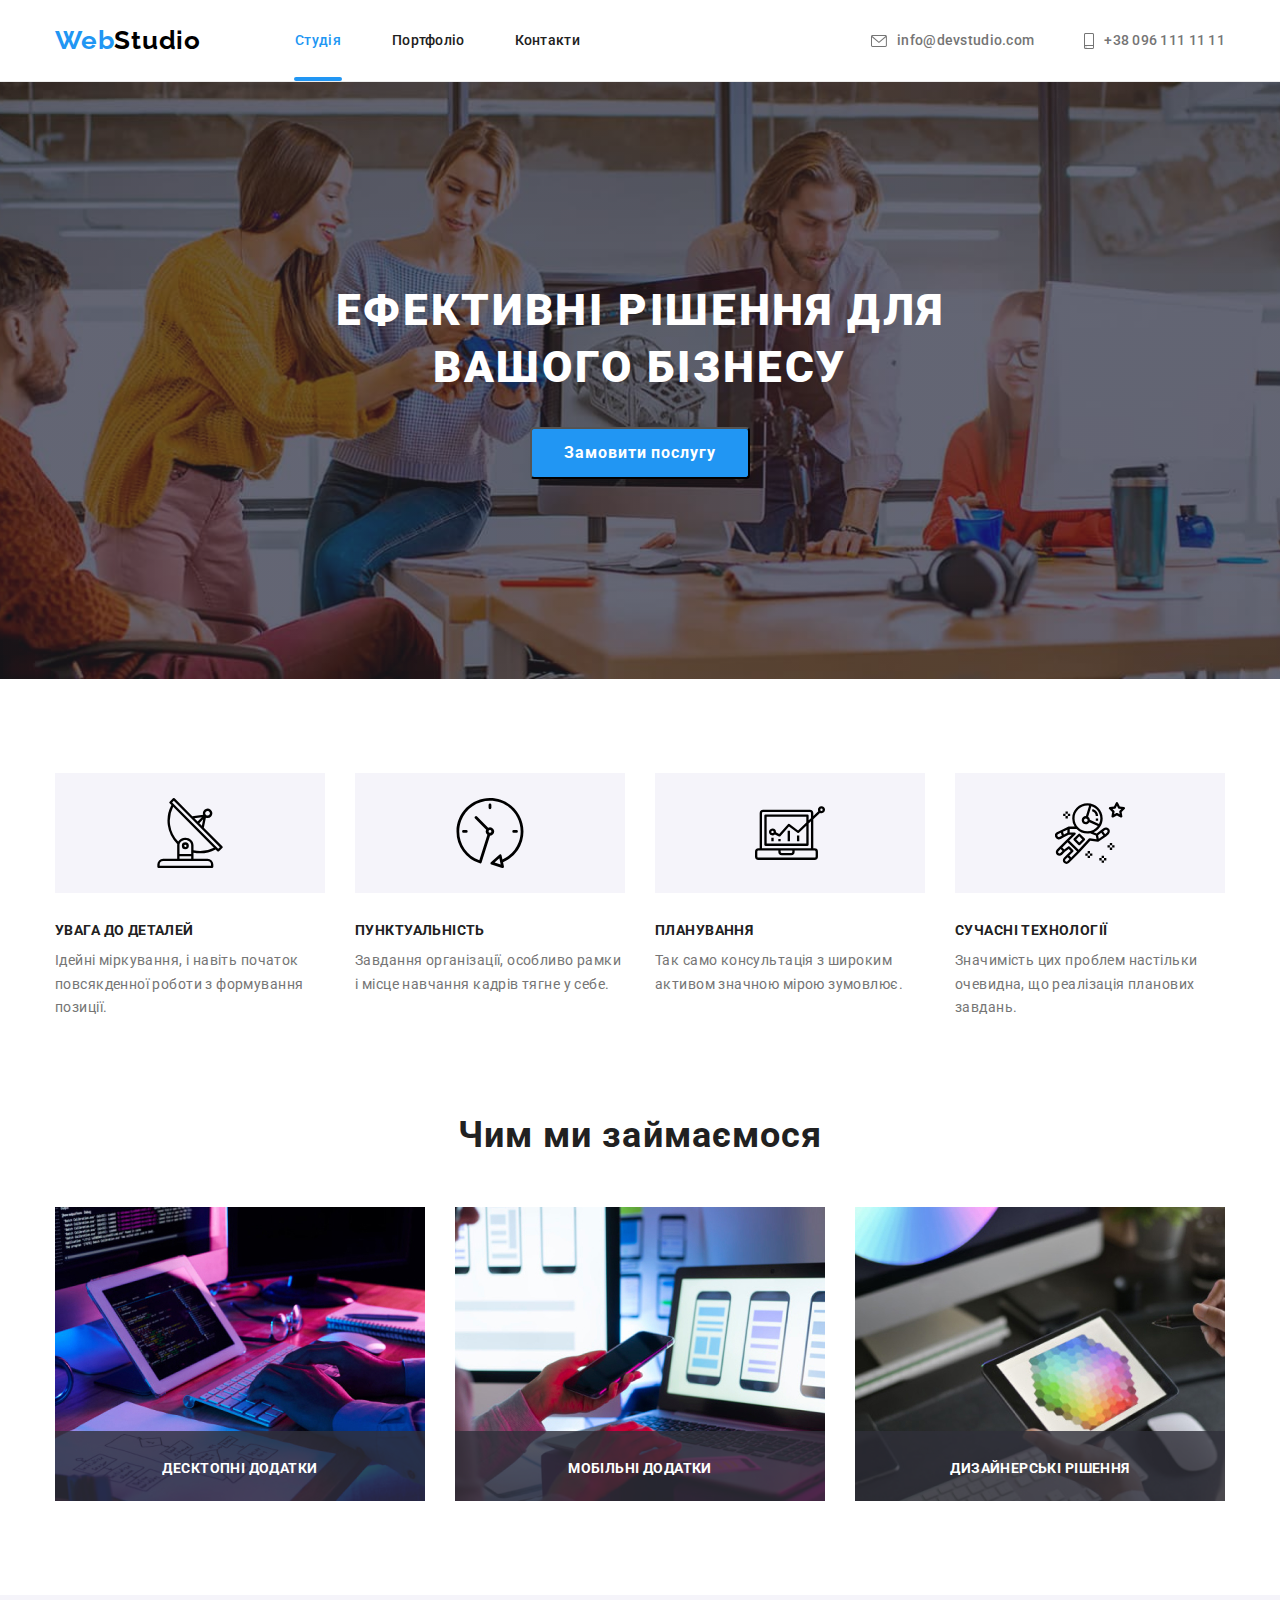
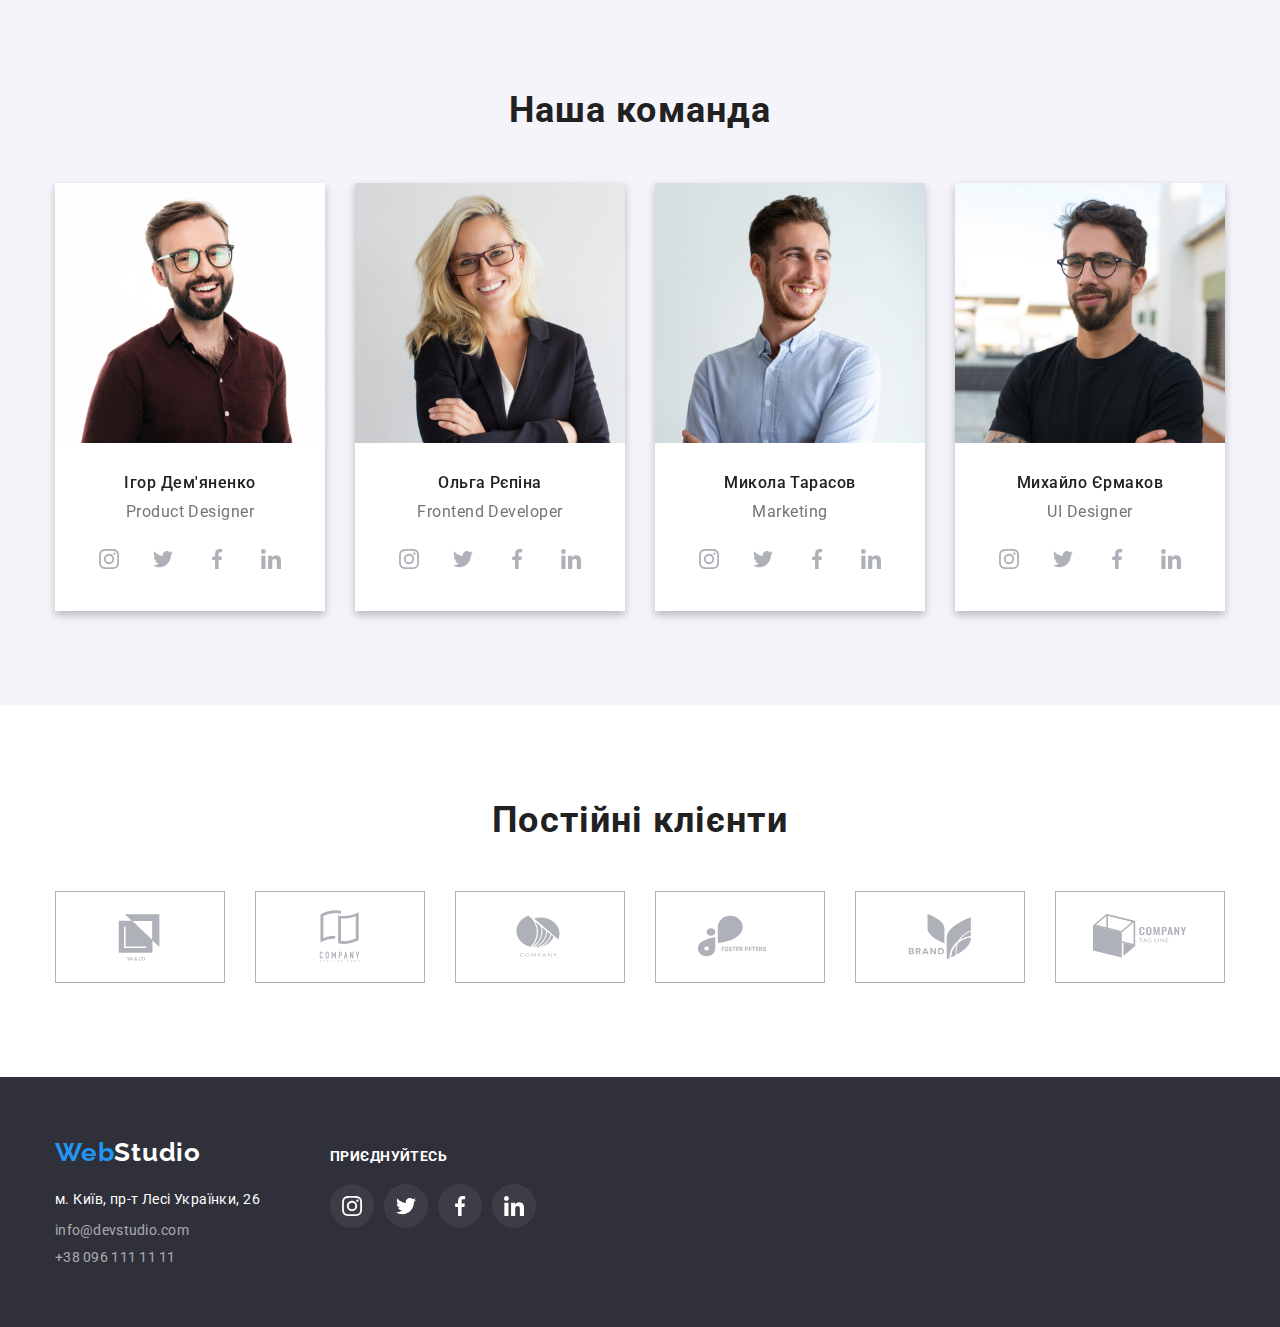
<file: index.html>
<!DOCTYPE html>
<html lang="uk">
  <head>
    <meta charset="UTF-8" />
    <meta http-equiv="X-UA-Compatible" content="IE=edge" />
    <meta name="viewport" content="width=device-width, initial-scale=1.0" />
    <link rel="preconnect" href="https://fonts.googleapis.com" />
    <link rel="preconnect" href="https://fonts.gstatic.com" crossorigin />
    <link href="https://fonts.googleapis.com/css2?family=Raleway:wght@700&family=Roboto:wght@400;500;700;900&display=swap" rel="stylesheet"/>
    <link rel="stylesheet" href="https://cdnjs.cloudflare.com/ajax/libs/modern-normalize/1.1.0/modern-normalize.min.css"/>
    <link rel="stylesheet" href="css/styles.css" />
    <title>Document</title>
  </head>

  <body>
    <!-- Шапка -->
    <header class="new">
      <div class="conteiner">
        <nav>
          <a href="./index.html" class="logo"
            ><span class="logo_web">Web</span>Studio</a
          >

          <ul class="navigate">
            <li>
              <a href="./index.html" class="list_navigate_studio">Студія</a>
            </li>
            <li>
              <a href="./portfolio.html" class="list_navigate">Портфоліо</a>
            </li>
            <li><a href="" class="list_navigate">Контакти</a></li>
          </ul>
        </nav>

        <ul class="contacts_list">
          <li>
            <a href="mailto:info@devstudio.com" class="contacts"><svg width="16" height="12" class="icon_contacts"> <use href="./images/symbol-defs.svg#envelope"/></svg>info@devstudio.com</a>
          </li>
          <li>
            <a href="tel:+380961111111" class="contacts_tel"><svg width="10" height="16" class="icon_contacts"><use href="./images/symbol-defs.svg#smartphone"/></svg>+38 096 111 11 11</a>
          </li>
        </ul>
      </div>
    </header>

    <!-- Main content -->
    <main>
      <!-- Hero -->
      <section class="hero">
        <div class="conteiner">
          <h1 class="title">Ефективні рішення для вашого бізнесу</h1>

          <button type="button" class="service" data-modal-open>Замовити послугу</button>
        </div>
      </section>

      <!-- Benefits -->
      <section class="benefits_chapter">
        <div class="conteiner">
          <h2 class="visually_hidden">Особливості</h2>

          <ul class="list_benefits">
            <li class="items groop_one">
              <div class="icons">
                <svg width="70" height="70"><use href="./images/symbol-defs.svg#antenna"/></svg>
              </div>
              <h3 class="benefits">УВАГА ДО ДЕТАЛЕЙ</h3>
              <p class="benefits_text">
                Ідейні міркування, і навіть початок повсякденної роботи з
                формування позиції.
              </p>
            </li>

            <li class="items groop_two">
              <div class="icons">
                <svg width="70" height="70"><use href="./images/symbol-defs.svg#clock"/></svg>
              </div>
              <h3 class="benefits">ПУНКТУАЛЬНІСТЬ</h3>
              <p class="benefits_text">
                Завдання організації, особливо рамки і місце навчання кадрів
                тягне у себе.
              </p>
            </li>

            <li class="items groop_three">
              <div class="icons">
                <svg width="70" height="70"><use href="./images/symbol-defs.svg#diagram"/></svg>
              </div>
              <h3 class="benefits">ПЛАНУВАННЯ</h3>
              <p class="benefits_text">
                Так само консультація з широким активом значною мірою зумовлює.
              </p>
            </li>

            <li class="items groop_four">
              <div class="icons">
                <svg width="70" height="70"><use href="./images/symbol-defs.svg#astronaut"/></svg>
              </div>
              <h3 class="benefits">СУЧАСНІ ТЕХНОЛОГІЇ</h3>
              <p class="benefits_text">
                Значимість цих проблем настільки очевидна, що реалізація
                планових завдань.
              </p>
            </li>
          </ul>
        </div>
      </section>

      <!-- section 3 -->
      <section class="photo_section">
        <div class="conteiner">
          <h2 class="photo_time_sections">Чим ми займаємося</h2>
          <ul class="list_photo">
            <li class="items">
              <img
                src="images/keyboard.jpg"
                alt="Фото з клавіатурою та робочою обстановкою"
                width="370"/>
                <div class="conteiner_text_photo">
                  <p class="text_photo">Десктопні додатки</p>
                </div>
            </li>
            <li class="items">
              <img
                src="images/notebook.jpg"
                alt="Фото з ноутбуком"
                width="370"/>
                <div class="conteiner_text_photo">
                  <p class="text_photo">Мобільні додатки</p>
                </div>
            </li>
            <li class="items">
              <img src="images/tablet.jpg" alt="Фото з планшетом" width="370" />
              <div class="conteiner_text_photo">
                <p class="text_photo">Дизайнерські рішення</p>
              </div>
            </li>
          </ul>
        </div>
      </section>

      <!-- Oue time -->
      <section class="oue_time">
        <div class="conteiner">
          <h2 class="photo_time_sections">Наша команда</h2>

          <ul class="list_peoplees">
            <li class="items">
              <img
                src="images/man.jpg"
                alt="Фото Ігора Дем'яненко"
                width="270"
                height="260"
              />
              <div class="text">
                <h3 class="people_name">Ігор Дем'яненко</h3>
                <p class="profession">Product Designer</p>
                <ul class="social_list">
                  <li class="social_list_items">
                    <a href="" class="social_list_link">
                      <svg width="20" height="20" class="social_list_icon">
                        <use href="./images/symbol-defs.svg#instagram"></use>
                      </svg>
                    </a>
                  </li>
                  <li class="social_list_items">
                    <a href="" class="social_list_link">
                      <svg width="20" height="20" class="social_list_icon">
                        <use href="./images/symbol-defs.svg#twitter"></use>
                      </svg>
                    </a>
                  </li>
                  <li class="social_list_items">
                    <a href="" class="social_list_link">
                      <svg width="20" height="20" class="social_list_icon">
                        <use href="./images/symbol-defs.svg#facebook"></use>
                      </svg>
                    </a>
                  </li>
                  <li class="social_list_items">
                    <a href="" class="social_list_link">
                      <svg width="20" height="20" class="social_list_icon">
                        <use href="./images/symbol-defs.svg#linkedin"></use>
                      </svg>
                    </a>
                  </li>
                </ul>
              </div>
            </li>

            <li class="items">
              <img
                src="images/woman.jpg"
                alt="Фото Ольги Репіної"
                width="270"
                height="260"
              />
              <div class="text">
                <h3 class="people_name">Ольга Рєпіна</h3>
                <p class="profession">Frontend Developer</p>
                <ul class="social_list">
                  <li class="social_list_items">
                    <a href="" class="social_list_link">
                      <svg width="20" height="20" class="social_list_icon">
                        <use href="./images/symbol-defs.svg#instagram"></use>
                      </svg>
                    </a>
                  </li>
                  <li class="social_list_items">
                    <a href="" class="social_list_link">
                      <svg width="20" height="20" class="social_list_icon">
                        <use href="./images/symbol-defs.svg#twitter"></use>
                      </svg>
                    </a>
                  </li>
                  <li class="social_list_items">
                    <a href="" class="social_list_link">
                      <svg width="20" height="20" class="social_list_icon">
                        <use href="./images/symbol-defs.svg#facebook"></use>
                      </svg>
                    </a>
                  </li>
                  <li class="social_list_items">
                    <a href="" class="social_list_link">
                      <svg width="20" height="20" class="social_list_icon">
                        <use href="./images/symbol-defs.svg#linkedin"></use>
                      </svg>
                    </a>
                  </li>
                </ul>
              </div>
            </li>

            <li class="items">
              <img
                src="images/manINshirt.jpg"
                alt="Фото Миколи Тарасова"
                width="270"
                height="260"
              />
              <div class="text">
                <h3 class="people_name">Микола Тарасов</h3>
                <p class="profession">Marketing</p>
                <ul class="social_list">
                  <li class="social_list_items">
                    <a href="" class="social_list_link">
                      <svg width="20" height="20" class="social_list_icon">
                        <use href="./images/symbol-defs.svg#instagram"></use>
                      </svg>
                    </a>
                  </li>
                  <li class="social_list_items">
                    <a href="" class="social_list_link">
                      <svg width="20" height="20" class="social_list_icon">
                        <use href="./images/symbol-defs.svg#twitter"></use>
                      </svg>
                    </a>
                  </li>
                  <li class="social_list_items">
                    <a href="" class="social_list_link">
                      <svg width="20" height="20" class="social_list_icon">
                        <use href="./images/symbol-defs.svg#facebook"></use>
                      </svg>
                    </a>
                  </li>
                  <li class="social_list_items">
                    <a href="" class="social_list_link">
                      <svg width="20" height="20" class="social_list_icon">
                        <use href="./images/symbol-defs.svg#linkedin"></use>
                      </svg>
                    </a>
                  </li>
                </ul>
              </div>
            </li>

            <li class="items">
              <img
                src="images/manOnTheStreet.jpg"
                alt="Фото Михайла Єрмакова"
                width="270"
                height="260"
              />
              <div class="text">
                <h3 class="people_name">Михайло Єрмаков</h3>
                <p class="profession">UI Designer</p>
                <ul class="social_list">
                  <li class="social_list_items">
                    <a href="" class="social_list_link">
                      <svg width="20" height="20" class="social_list_icon">
                        <use href="./images/symbol-defs.svg#instagram"></use>
                      </svg>
                    </a>
                  </li>
                  <li class="social_list_items">
                    <a href="" class="social_list_link">
                      <svg width="20" height="20" class="social_list_icon">
                        <use href="./images/symbol-defs.svg#twitter"></use>
                      </svg>
                    </a>
                  </li>
                  <li class="social_list_items">
                    <a href="" class="social_list_link">
                      <svg width="20" height="20" class="social_list_icon">
                        <use href="./images/symbol-defs.svg#facebook"></use>
                      </svg>
                    </a>
                  </li>
                  <li class="social_list_items">
                    <a href="" class="social_list_link">
                      <svg width="20" height="20" class="social_list_icon">
                        <use href="./images/symbol-defs.svg#linkedin"></use>
                      </svg>
                    </a>
                  </li>
                </ul>
              </div>
            </li>
          </ul>
        </div>
      </section>

      <!-- Clients -->
      <section class="clients">
        <div class="conteiner clients_box">
          <h2 class="clients_heading">Постійні клієнти</h2>
          <ul class="clients_list">
            <li class="clients_list_items">
              <a href="" class="clients_list_link">
                <svg width="106" height="60" class="clients_list_icon">
                  <use href="./images/symbol-defs.svg#client1"></use>
                </svg>
              </a>
            </li>
            <li class="clients_list_items">
              <a href="" class="clients_list_link">
                <svg width="106" height="60" class="clients_list_icon">
                  <use href="./images/symbol-defs.svg#client2"></use>
                </svg>
              </a>
            </li>
            <li class="clients_list_items">
              <a href="" class="clients_list_link">
                <svg width="106" height="60" class="clients_list_icon">
                  <use href="./images/symbol-defs.svg#client3"></use>
                </svg>
              </a>
            </li>
            <li class="clients_list_items">
              <a href="" class="clients_list_link">
                <svg width="106" height="60" class="clients_list_icon">
                  <use href="./images/symbol-defs.svg#client4"></use>
                </svg>
              </a>
            </li>
            <li class="clients_list_items">
              <a href="" class="clients_list_link">
                <svg width="106" height="60" class="clients_list_icon">
                  <use href="./images/symbol-defs.svg#client5"></use>
                </svg>
              </a>
            </li>
            <li class="clients_list_items">
              <a href="" class="clients_list_link">
                <svg width="106" height="60" class="clients_list_icon">
                  <use href="./images/symbol-defs.svg#client6"></use>
                </svg>
              </a>
            </li>
          </ul>
        </div>
      </section>
    </main>

    <footer class="basement">
      <div class="conteiner">
        <div class="theme">
          <a href="./index.html" class="logo_basement"
          ><span class="logo_web">Web</span>Studio</a>
          <address>
            <ul class="adress_list">
              <li class="items">
                <a
                  href="https://www.google.com/maps/place/%D0%B1%D1%83%D0%BB.+%D0%9B%D0%B5%D1%81%D0%B8+%D0%A3%D0%BA%D1%80%D0%B0%D0%B8%D0%BD%D0%BA%D0%B8,+26,+%D0%9A%D0%B8%D0%B5%D0%B2,+02000/@50.4265807,30.5383858,17z/data=!3m1!4b1!4m5!3m4!1s0x40d4cf0e033ecbe9:0x57a4dffefec77da0!8m2!3d50.4265807!4d30.5383858"
                  target="_blank"
                  rel="noopener noreferrer"
                  class="geolocation"
                  >м. Київ, пр-т Лесі Українки, 26</a
                >
              </li>
              <li class="items">
                <a href="mailto:info@devstudio.com" class="contacts_basement"
                  >info@devstudio.com</a
                >
              </li>
              <li class="items">
                <a href="tel:+380961111111" class="contacts_basement"
                  >+38 096 111 11 11</a>
              </li>
            </ul>
          </address>
        </div>
        <div class="social_networks">
            <p class="social_networks_text">ПРИЄДНУЙТЕСЬ</p>
            <ul class="social_list_basement">
              <li class="social_list_items">
                <a href="" class="social_networks_link">
                  <svg width="20" height="20" class="social_list_icon">
                    <use href="./images/symbol-defs.svg#instagram"></use>
                  </svg>
                </a>
              </li>
              <li class="social_list_items">
                <a href="" class="social_networks_link">
                  <svg width="20" height="20" class="social_list_icon">
                    <use href="./images/symbol-defs.svg#twitter"></use>
                  </svg>
                </a>
              </li>
              <li class="social_list_items">
                <a href="" class="social_networks_link">
                  <svg width="20" height="20" class="social_list_icon">
                    <use href="./images/symbol-defs.svg#facebook"></use>
                  </svg>
                </a>
              </li>
              <li class="social_list_items">
                <a href="" class="social_networks_link">
                  <svg width="20" height="20" class="social_list_icon">
                    <use href="./images/symbol-defs.svg#linkedin"></use>
                  </svg>
                </a>
              </li>
            </ul>
          </div>
        </div>
    </footer>

    <div class="black_box is-hidden" data-modal>
      <div class="modal">
        <button type="button" class="close" data-modal-close>
          <svg class="closeblack" width="18" height="18">
            <use href="./images/symbol-defs.svg#closeblack"></use>
          </svg>
        </button>
      </div>
    </div>
    <script src="modal.js"></script>
  </body>
</html>
</file>
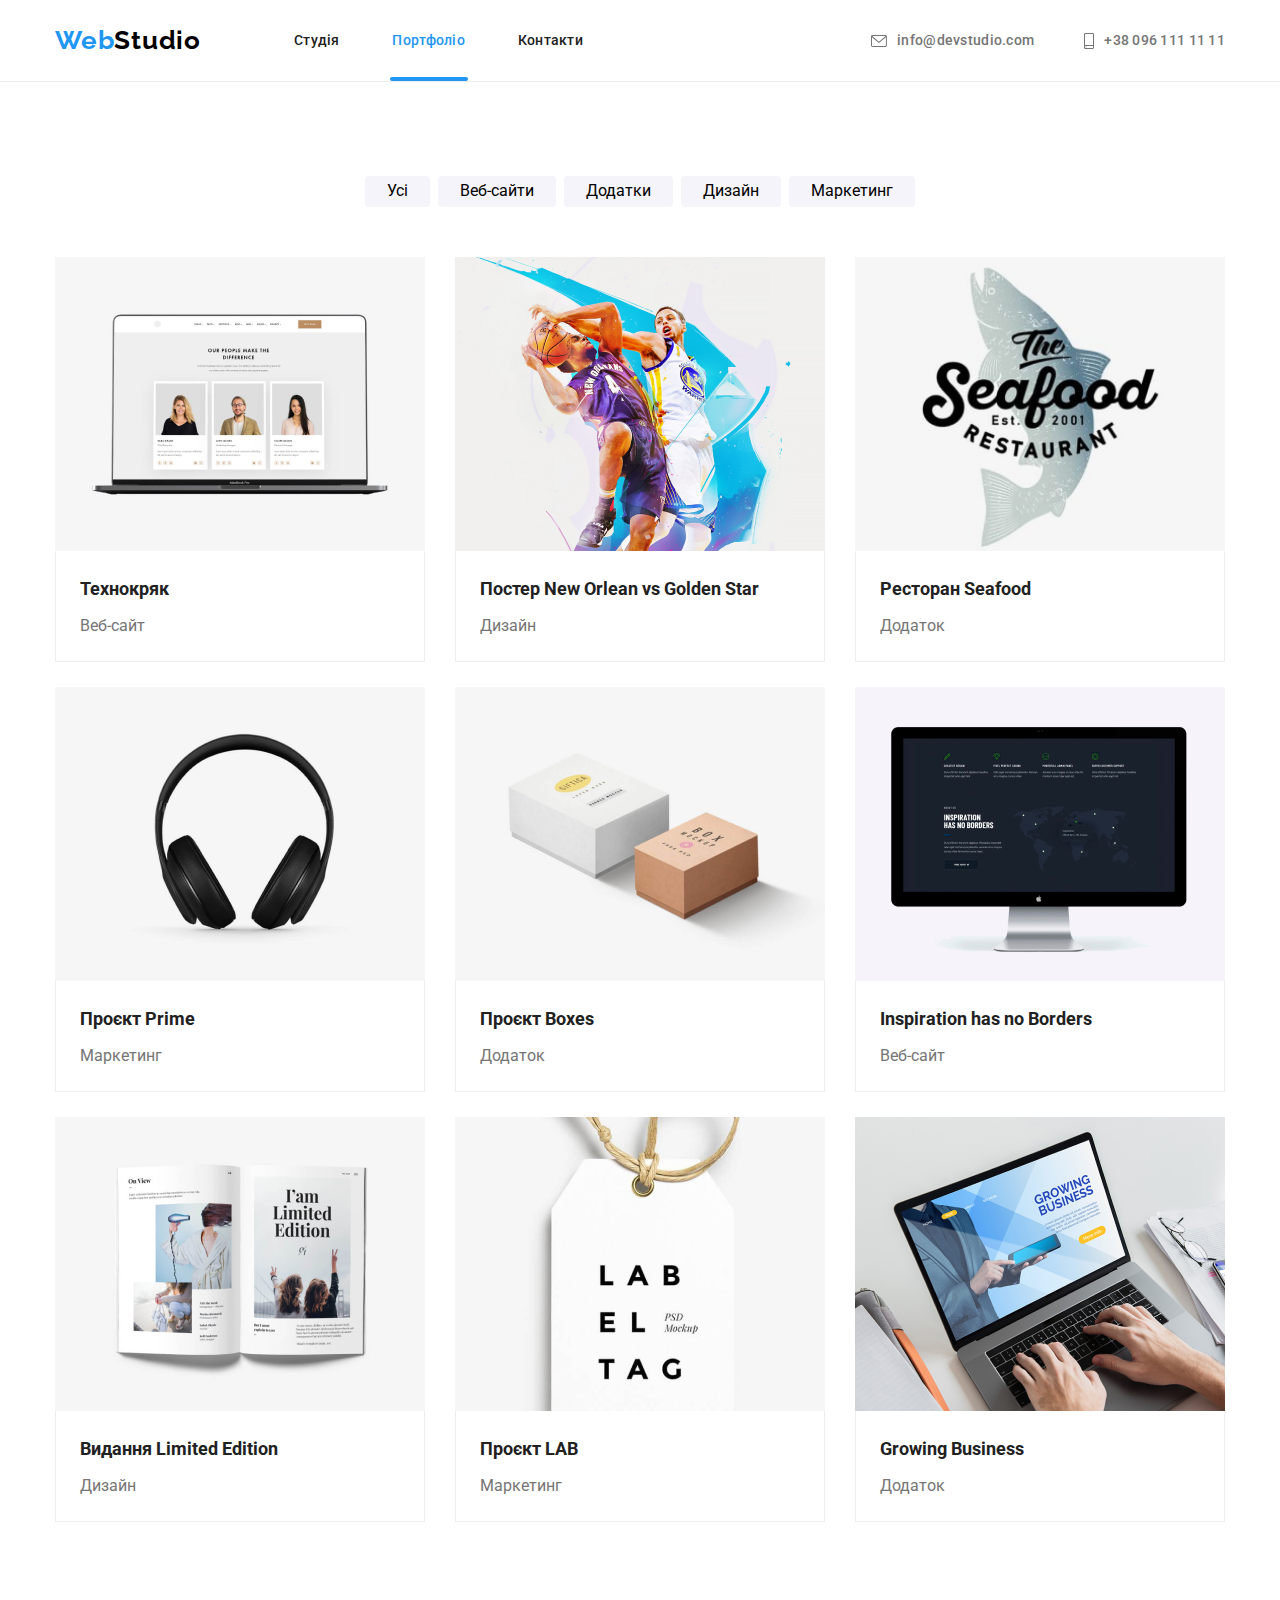
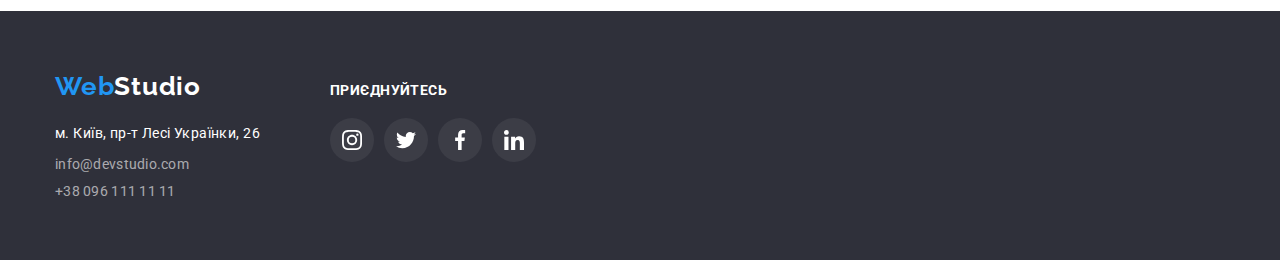
<file: portfolio.html>
<!DOCTYPE html>
<html lang="uk">
  <head>
    <meta charset="UTF-8" />
    <meta http-equiv="X-UA-Compatible" content="IE=edge" />
    <meta name="viewport" content="width=device-width, initial-scale=1.0" />
    <link rel="preconnect" href="https://fonts.googleapis.com" />
    <link rel="preconnect" href="https://fonts.gstatic.com" crossorigin />
    <link
      href="https://fonts.googleapis.com/css2?family=Raleway:wght@700&family=Roboto:wght@400;500;700;900&display=swap"
      rel="stylesheet"
    />
    <link
      rel="stylesheet"
      href="https://cdnjs.cloudflare.com/ajax/libs/modern-normalize/1.1.0/modern-normalize.min.css"
    />
    <link rel="stylesheet" href="css/portfolio-styles.css" />
    <title>Document</title>
  </head>

  <body>
    <!-- Шапка -->
    <header class="new">
      <div class="conteiner">
        <nav class="list_nav">
          <a href="./index.html" class="logo"
            ><span class="logo_web">Web</span>Studio</a
          >

          <ul class="navigate">
            <li class="items">
              <a href="./index.html" class="list_navigate">Студія</a>
            </li>
            <li class="items">
              <a href="./portfolio.html" class="list_navigate_portfolio">Портфоліо</a
              >
            </li>
            <li class="items"><a href="" class="list_navigate">Контакти</a></li>
          </ul>
        </nav>

        <ul class="list_contacts">
          <li class="items">
            <a href="mailto:info@devstudio.com" class="contacts"> 
              <svg width="16" height="12" class="icon_contacts">
              <use href="./images/symbol-defs.svg#envelope"></use>
            </svg> info@devstudio.com</a>
          </li>
          <li class="items">
            <a href="tel:+380961111111" class="contacts">
              <svg width="10" height="16" class="icon_contacts">
              <use href="./images/symbol-defs.svg#smartphone"></use>
            </svg>+38 096 111 11 11</a>
          </li>
        </ul>
      </div>
    </header>

    <!-- Main content -->
    <main>
      <!-- Hero -->
      <section class="hero">
        <div class="conteiner">
          <h1 class="visually_hidden">Портфоліо</h1>
          <ul class="buttons">
            <li class="items">
              <button type="button" class="options">Усі</button>
            </li>
            <li class="items">
              <button type="button" class="options">Веб-сайти</button>
            </li>
            <li class="items">
              <button type="button" class="options">Додатки</button>
            </li>
            <li class="items">
              <button type="button" class="options">Дизайн</button>
            </li>
            <li class="items">
              <button type="button" class="options">Маркетинг</button>
            </li>
          </ul>

          <ul class="cards">
            <li class="items">
              <a href="" class="cards_link">
                <div class="i_box">
                  <img
                  src="images/techno.jpg"
                  alt="Приклад веб-сайту"
                  width="370"
                  height="294"/>
                  <div class="description_box">
                    <p class="description_text">Ресурс пропонує комплексні пропозиції з різним рівнем функціоналу та сервісів.
                      Все це дозволить відвідувачу отримати вичерпні відомості про компанію чи приватну особу.</p>
                  </div>
                </div>  
                <div class="text">
                  <h2 class="name_project">Технокряк</h2>
                  <p class="description_project">Веб-сайт</p>
                </div>
              </a>
            </li>

            <li class="items">
              <a href="" class="cards_link">
                <div class="i_box">
                  <img
                  src="images/basketball.jpg"
                  alt="Момент гри баскетболу"
                  width="370"
                  height="294"/>
                  <div class="description_box">
                    <p class="description_text">Ресурс пропонує комплексні пропозиції з різним рівнем функціоналу та сервісів.
                    Все це дозволить відвідувачу отримати вичерпні відомості про компанію чи приватну особу.</p>
                  </div>
                </div>
                <div class="text">
                  <h2 class="name_project">Постер New Orlean vs Golden Star</h2>
                  <p class="description_project">Дизайн</p>
                </div>
              </a>
            </li>

            <li class="items">
              <a href="" class="cards_link">
                <div class="i_box">
                  <img
                  src="images/seafood.jpg"
                  alt="Логотип ресторану"
                  width="370"
                  height="294"/>
                  <div class="description_box">
                    <p class="description_text">Ресурс пропонує комплексні пропозиції з різним рівнем функціоналу та сервісів.
                    Все це дозволить відвідувачу отримати вичерпні відомості про компанію чи приватну особу.</p>
                  </div>
                </div>
                <div class="text">
                  <h2 class="name_project">Ресторан Seafood</h2>
                  <p class="description_project">Додаток</p>
                </div>
              </a>
            </li>

            <li class="items">
              <a href="" class="cards_link">
                <div class="i_box">
                  <img
                  src="images/prime.jpg"
                  alt="Навушники"
                  width="370"
                  height="294"/>
                  <div class="description_box">
                    <p class="description_text">Ресурс пропонує комплексні пропозиції з різним рівнем функціоналу та сервісів.
                    Все це дозволить відвідувачу отримати вичерпні відомості про компанію чи приватну особу.</p>
                  </div>
                </div>
                <div class="text">
                  <h2 class="name_project">Проєкт Prime</h2>
                  <p class="description_project">Маркетинг</p>
                </div>
              </a>
            </li>

            <li class="items">
              <a href="" class="cards_link">
                <div class="i_box">
                  <img
                  src="images/boxes.jpg"
                  alt="Біла та рожева коробка"
                  width="370"
                  height="294" />
                  <div class="description_box">
                    <p class="description_text">Ресурс пропонує комплексні пропозиції з різним рівнем функціоналу та сервісів.
                    Все це дозволить відвідувачу отримати вичерпні відомості про компанію чи приватну особу.</p>
                  </div>
                </div>
                <div class="text">
                  <h2 class="name_project">Проєкт Boxes</h2>
                  <p class="description_project">Додаток</p>
                </div>
              </a>
            </li>

            <li class="items">
              <a href="" class="cards_link">
                <div class="i_box">
                  <img
                  src="images/inspiration.jpg"
                  alt="Приклад веб-сайту"
                  width="370"
                  height="294"/>
                  <div class="description_box">
                    <p class="description_text">Ресурс пропонує комплексні пропозиції з різним рівнем функціоналу та сервісів.
                    Все це дозволить відвідувачу отримати вичерпні відомості про компанію чи приватну особу.</p>
                  </div>
                </div>
                <div class="text">
                  <h2 class="name_project">Inspiration has no Borders</h2>
                  <p class="description_project">Веб-сайт</p>
                </div>
              </a>
            </li>

            <li class="items">
              <a href="" class="cards_link">
                <div class="i_box">
                  <img
                  src="images/limited.jpg "
                  alt="Книжка в дезайнерській обробці"
                  width="370"
                  height="294"/>
                  <div class="description_box">
                    <p class="description_text">Ресурс пропонує комплексні пропозиції з різним рівнем функціоналу та сервісів.
                    Все це дозволить відвідувачу отримати вичерпні відомості про компанію чи приватну особу.</p>
                  </div>
                </div>
                <div class="text">
                  <h2 class="name_project">Видання Limited Edition</h2>
                  <p class="description_project">Дизайн</p>
                </div>
              </a>
            </li>

            <li class="items">
              <a href="" class="cards_link">
                <div class="i_box">
                  <img
                  src="images/lab.jpg"
                  alt="Логотип проекту ЛАБ"
                  width="370"
                  height="294"/>
                  <div class="description_box">
                    <p class="description_text">Ресурс пропонує комплексні пропозиції з різним рівнем функціоналу та сервісів.
                    Все це дозволить відвідувачу отримати вичерпні відомості про компанію чи приватну особу.</p>
                  </div>
                </div>
                <div class="text">
                  <h2 class="name_project">Проєкт LAB</h2>
                  <p class="description_project">Маркетинг</p>
                </div>
              </a>
            </li>

            <li class="items" class="cards_link">
              <a href="" class="cards_link">
                <div class="i_box">
                  <img
                  src="images/busines.jpg"
                  alt="Приклад роботи додатку"
                  width="370"
                  height="294"/>
                  <div class="description_box">
                    <p class="description_text">Ресурс пропонує комплексні пропозиції з різним рівнем функціоналу та сервісів.
                    Все це дозволить відвідувачу отримати вичерпні відомості про компанію чи приватну особу.</p>
                  </div>
                </div>
                <div class="text">
                  <h2 class="name_project">Growing Business</h2>
                  <p class="description_project">Додаток</p>
                </div>
              </a>
            </li>
          </ul>
        </div>
      </section>
    </main>

    <footer class="basement">
      <div class="conteiner">
        <div class="theme">
          <a href="./index.html" class="logo_basement"><span class="logo_web">Web</span>Studio</a>
          <address>
            <ul class="adress_list">
              <li class="items">
                <a
                  href="https://www.google.com/maps/place/%D0%B1%D1%83%D0%BB.+%D0%9B%D0%B5%D1%81%D0%B8+%D0%A3%D0%BA%D1%80%D0%B0%D0%B8%D0%BD%D0%BA%D0%B8,+26,+%D0%9A%D0%B8%D0%B5%D0%B2,+02000/@50.4265807,30.5383858,17z/data=!3m1!4b1!4m5!3m4!1s0x40d4cf0e033ecbe9:0x57a4dffefec77da0!8m2!3d50.4265807!4d30.5383858"
                  target="_blank"
                  rel="noopener noreferrer"
                  class="geolocation"
                  >м. Київ, пр-т Лесі Українки, 26</a
                >
              </li>
              <li class="items">
                <a href="mailto:info@devstudio.com" class="contacts_basement"
                  >info@devstudio.com</a
                >
              </li>
              <li class="items">
                <a href="tel:+380961111111" class="contacts_basement"
                  >+38 096 111 11 11</a
                >
              </li>
            </ul>
          </address>
        </div>
        <div class="social_networks">
          <p class="social_networks_text">ПРИЄДНУЙТЕСЬ</p>
          <ul class="social_list_basement">
            <li class="social_list_items">
              <a href="" class="social_networks_link">
                <svg width="20" height="20" class="social_list_icon">
                  <use href="./images/symbol-defs.svg#instagram"></use>
                </svg>
              </a>
            </li>
            <li class="social_list_items">
              <a href="" class="social_networks_link">
                <svg width="20" height="20" class="social_list_icon">
                  <use href="./images/symbol-defs.svg#twitter"></use>
                </svg>
              </a>
            </li>
            <li class="social_list_items">
              <a href="" class="social_networks_link">
                <svg width="20" height="20" class="social_list_icon">
                  <use href="./images/symbol-defs.svg#facebook"></use>
                </svg>
              </a>
            </li>
            <li class="social_list_items">
              <a href="" class="social_networks_link">
                <svg width="20" height="20" class="social_list_icon">
                  <use href="./images/symbol-defs.svg#linkedin"></use>
                </svg>
              </a>
            </li>
          </ul>
        </div>

        
        
      </div>
    </footer>
  </body>
</html>
</file>
<file: css/styles.css>
:root {
  /* fonts */
  --logo-font: "Raleway", sans-serif;

  --font-text: "Roboto", sans-serif;

  /* color */
  --accent-web-color: #2196f3;
  --canvas-background: #2f303a;
  --stock-text-color: #ffffff;
  --navigate-color: #212121;
  --contacts-color: #757575;
  --icons-color-one:#AFB1B8;
  --icons-color-two:#FFFFFF;
  --icons-color-accent:#2196F3;
  --icons-color-accent-two:#ffffff10;
  --clients:#AFB1B8;
  --clients-accent:#2196f3;
  --close-botton: #000000;
}

/* Для всего документа */
body {
  font-family: var(--font-text);
  color: var(--navigate-color);
}

a {
  text-decoration: none;
}

ul {
  list-style: none;
}

nav {
  display: inherit;
  align-items: inherit;
}

img {
  display: block;
}

address {
  font-style: normal;
}

.conteiner {
  width: 1200px;
  margin-left: auto;
  margin-right: auto;
  padding-left: 15px;
  padding-right: 15px;
}

/* Шапка */
.new {
  border-bottom: 1px solid rgba(236, 236, 236, 1);
}

.new .conteiner {
  display: flex;
  align-items: center;
  justify-content: space-between;
}

.new ul {
  display: flex;
}

/* LOGO */
.logo {
  display: block;
  padding-top: 25px;
  padding-bottom: 25px;
  font-family: var(--logo-font);
  font-weight: 700;
  font-size: 26px;
  line-height: 1.2;
  letter-spacing: 0.03em;
  color: #000000;
}

.logo_web {
  color: var(--accent-web-color);
}

/* NAVIGATE */
.navigate {
  align-items: center;
  padding: 0;
  margin: 0;
  margin-left: 93px;
}

.navigate li:not(:first-child) {
  margin-left: 50px;
}

/* .navigate li + li {
    background-color: gold;
} */

/* .navigate li:first-child {
    margin-left: 0;
} */

.list_navigate_studio {
  display: block;
  padding-top: 32px;
  text-align: center;
  font-weight: 500;
  font-size: 14px;
  line-height: 1.2;
  letter-spacing: 0.02em;
  cursor: pointer;
  color: #2196f3;
}

.list_navigate_studio::after {
  content:"";
  display: block;
  width: 48px;
  height: 4px;
  margin-top: 28px;
  border-radius: 2px;
  background-color: #2196F3;
}

.list_navigate {
  display: block;
  padding-top: 32px;
  padding-bottom: 32px;

  font-weight: 500;
  font-size: 14px;
  line-height: 1.2;
  letter-spacing: 0.02em;

  transition: color 250ms cubic-bezier(0.4, 0, 0.2, 1);
  color: inherit;  
}

.list_navigate:hover,
.list_navigate:focus {
  color: var(--accent-web-color);
}

/* CONTACTS */
.contacts_list {
  margin: 0;
  padding: 0;
}

.contacts_list li {
  margin-right: 50px;
}

.contacts_list li:last-child {
  margin-right: 0;
}

.contacts,
.contacts_tel {
  display: flex;
  padding-top: 32px;
  padding-bottom: 32px;
  align-items: center;
  font-weight: 500;
  font-size: 14px;
  line-height: 1.2;
  letter-spacing: 0.02em;

  transition: color 250ms cubic-bezier(0.4, 0, 0.2, 1);
  color: var(--contacts-color);
}

.icon_contacts{
  margin-right: 10px;
  fill: currentColor;
}

.contacts:hover,
.contacts:focus,
.contacts_tel:hover,
.contacts_tel:focus {
  color: var(--accent-web-color);
  fill: var(--accent-web-color);
}

/* HERO */
.hero {
  margin-left: auto;
  margin-right: auto;
  max-width: 1600px;
  padding-top: 200px;
  padding-bottom: 200px;
  background: var(--canvas-background);
  text-align: center;

  background-image: linear-gradient(
    to right,
    rgba(47, 48, 58, 0.4),
    rgba(47, 48, 58, 0.4)),
    url(../images/hero.jpg);
    background-repeat: no-repeat;
    background-size: cover;
    background-position: center;
}

.hero .conteiner {
  text-align: center;
}

.title {
  width: 690px;
  margin: 0;
  margin-left: auto;
  margin-right: auto;
  margin-bottom: 30px;
  font-weight: 900;
  font-size: 44px;
  line-height: 1.3;
  letter-spacing: 0.06em;
  text-transform: uppercase;
  color: var(--stock-text-color);
}
/* BUTTON */
.service {
  font-family: inherit;
  font-style: inherit;
  font-weight: 700;
  font-size: 16px;
  line-height: 1.8;
  letter-spacing: 0.06em;
  
  padding: 10px 32px;
  border-radius: 4px;

  transition: background 250ms cubic-bezier(0.4, 0, 0.2, 1);
  cursor: pointer;
  background-color: var(--accent-web-color);
  color: var(--stock-text-color);  
}

.service:hover,
.service:focus {
  background: #188ce8;
}

.black_box {
  width: 100vw;
  height: 100vh;

  position: fixed;
  top: 0;
  left: 0;
  transition: opacity 250ms cubic-bezier(0.4, 0, 0.2, 1), visibility 250ms cubic-bezier(0.4, 0, 0.2, 1);

  background-color: rgba(0, 0, 0, 0.2);
}

.black_box.black_box.is-hidden {
  opacity: 0;
  visibility: hidden;
  pointer-events: none;
}

.black_box.black_box.black_box.is-hidden .modal {
  transform:
  translate(-50%, -50%)
  scale(0);
}


.modal {
  width: 528px;
  height: 581px;

  position: absolute;
  top: 50%;
  left: 50%;
  transform: translate(-50%, -50%);
  transition: transform 250ms cubic-bezier(0.4, 0, 0.2, 1);

  background-color: var(--stock-text-color);
}

.close {
  display: flex;
  align-items: center;
  justify-content: center;
  width: 30px;
  height: 30px;

  padding: 0;
  position: absolute;
  top: 8px;
  right: 8px;

  border-radius: 50%;
  border: 1px solid rgba(0, 0, 0, 0.1);
  color: var(--close-botton);
  background-color: var(--stock-text-color);
}

.closeblack {
  fill: currentColor;
}

/* Benefits */
.benefits_chapter {
  padding-top: 94px;
  padding-bottom: 94px;
}

.visually_hidden {
  position: absolute;
  clip: rect(0 0 0 0);
  width: 1px;
  height: 1px;
  margin: -1px;
}

.list_benefits {
  display: flex;
  width: 1170px;
  margin: 0;
  margin-left: auto;
  margin-right: auto;
  padding: 0;
}

.list_benefits .items {
  width: 270px;
}

.icons {
  display: flex;
  align-items: center;
  justify-content: center;
  height: 120px;
  margin-bottom: 30px;
  background: #F5F4FA;
}

.list_benefits .items + .items {
  margin-left: 30px;
}

.benefits {
  margin: 0;
  margin-bottom: 10px;
  font-weight: 700;
  font-size: 14px;
  line-height: 1.1;
  letter-spacing: 0.03em;
  color: var(--navigate-color);
}

.benefits_text {
  margin: 0;
  font-weight: 400;
  font-size: 14px;
  line-height: 1.7;
  letter-spacing: 0.03em;
  color: var(--contacts-color);
}

/* Заголовки 2 и 3 */
.photo_time_sections {
  margin: 0;
  font-weight: 700;
  font-size: 36px;
  line-height: 1.2;
  text-align: center;
  letter-spacing: 0.03em;
  color: var(--navigate-color);
}

/* Section photo */
.photo_section {
  padding-bottom: 94px;
}

.list_photo {
  display: flex;
  justify-content: center;
  margin: 0;
  margin-top: 50px;
  padding: 0;
}

.list_photo .items {
  width: 370px;
  height: 294px;
  position: relative;
}

.list_photo .items + .items {
  margin-left: 30px;
}

.conteiner_text_photo {
  position: absolute;
  top: 224px;
  width: 370px;
  height: 70px;
  padding-top: 15px;
  background: rgba(47, 48, 58, 0.8);
}

.text_photo {
  font-weight: 700;
  font-size: 14px;
  line-height: 16px;
  text-align: center;
  letter-spacing: 0.03em;
  text-transform: uppercase;
  color: #ffffff;
}

/* Наша команда */
.oue_time {
  padding-top: 94px;
  padding-bottom: 94px;
  background: #f5f4fa;
}

.list_peoplees {
  display: flex;
  justify-content: center;
  margin-top: 50px;
  margin-bottom: 0;
  margin-left: auto;
  margin-right: auto;
  padding: 0;
}

.list_peoplees .items {
  width: 270px;
  text-align: center;
  background-color: #ffffff;
  filter: drop-shadow(0px 4px 4px rgba(0, 0, 0, 0.25));
}

.list_peoplees .items:not(:last-child) {
  margin-right: 30px;
}

.text {
  padding: 30px 32px 30px 32px;
}

.people_name {
  margin: 0px;
  margin-bottom: 10px;
  font-weight: 500;
  font-size: 16px;
  line-height: 1.2;
  letter-spacing: 0.03em;
  color: var(--navigate-color);
}

.profession {
  margin: 0;
  margin-bottom: 16px;
  font-weight: 400;
  font-size: 16px;
  line-height: 1.2;
  letter-spacing: 0.03em;
  color: var(--contacts-color);
}

.social_list {
  display: flex;
  justify-content: center;
  padding: 0;
  margin: 0;
  margin-left: auto;
  margin-right: auto;
}

.social_list_items + .social_list_items {
  margin-left: 10px;
}

.social_list_link {
  display: flex;
  align-items: center;
  justify-content: center;
  width: 44px;
  height: 44px;
  border-radius: 50%;

  transition: color 250ms cubic-bezier(0.4, 0, 0.2, 1), background-color 250ms cubic-bezier(0.4, 0, 0.2, 1);
  cursor: pointer;
  color: var(--icons-color-one);  
}

.social_list_link:hover,
.social_list_link:focus {
  color: var(--icons-color-two);
  background-color: var(--icons-color-accent);
}

.social_list_icon {
  fill: currentColor;
}

/* Постоянные клиенты */
.clients {
  padding-top: 94px;
  padding-bottom: 94px;
}

.clients_box {
  text-align: center;
}

.clients_heading {
  font-weight: 700;
  font-size: 36px;
  line-height: 42px;
  text-align: center;
  letter-spacing: 0.03em;

  margin: 0;
  margin-bottom: 50px;
}

.clients_list {
  display: flex;
  padding: 0;
  margin: 0;
}

.clients_list_items + .clients_list_items {
  margin-left: 30px;
}

.clients_list_link {
  display: flex;
  align-items: center;
  justify-content: center;
  width: 170px;
  height: 92px;
  border: 1px solid var(--clients);

  transition: color 250ms cubic-bezier(0.4, 0, 0.2, 1), border 250ms cubic-bezier(0.4, 0, 0.2, 1);
  cursor: pointer;
  color: var(--clients);
}

.clients_list_link:hover,
.clients_list_link:focus {
  color: var(--clients-accent);
  border: 1px solid var(--clients-accent);
}

.clients_list_icon {
  fill: currentColor;
}

/* Подвал сайта */
.basement {
  padding-top: 60px;
  padding-bottom: 60px;
  background-color: var(--canvas-background);
}

.basement .conteiner {
  display: flex;
  align-items: baseline;
}

.theme {
  display: inline-block;
}
/* LOGO */
.logo_basement {
  display: inline-block;
  margin-bottom: 20px;
  color: var(--stock-text-color);
  font-family: var(--logo-font);
  font-weight: 700;
  font-size: 26px;
  line-height: 1.2;
  letter-spacing: 0.03em;
}

/* ADRESS */


.adress_list {
  margin: 0;
  padding: 0;
}

.adress_list .items + .items {
  margin-top: 9px;
}

.geolocation {
  font-weight: 400;
  font-size: 14px;
  line-height: 1.7;
  letter-spacing: 0.03em;

  transition: color 250ms cubic-bezier(0.4, 0, 0.2, 1);
  cursor: pointer;
  color: var(--stock-text-color);
}

.geolocation:hover,
.geolocation:focus {
  color: var(--accent-web-color);
}

.contacts_basement {
  font-weight: 400;
  font-size: 14px;
  line-height: 1.2;
  letter-spacing: 0.02em;

  transition: color 250ms cubic-bezier(0.4, 0, 0.2, 1);
  cursor: pointer;
  color: rgba(255, 255, 255, 0.6);
}

.contacts_basement:hover,
.contacts_basement:focus {
  color: var(--accent-web-color);
}

/* Icons */
.social_networks {
  display: inline-block;
  margin-left: 70px;
}

.social_networks_text {
  display: inline-block;
  margin: 0;
  margin-bottom: 20px;
  font-weight: 700;
  font-size: 14px;
  line-height: 16px;
  letter-spacing: 0.03em;
  text-transform: uppercase;
  color: var(--stock-text-color);
  }

  .social_list_basement {
    display: flex;
    padding: 0;
    margin: 0;
    margin-left: auto;
    margin-right: auto;
  }

.social_networks_link {
  display: flex;
  align-items: center;
  justify-content: center;
  width: 44px;
  height: 44px;
  border-radius: 50%;

  transition: background-color 250ms cubic-bezier(0.4, 0, 0.2, 1);
  cursor: pointer;  
  color: var(--icons-color-two);
  background-color: var(--icons-color-accent-two);
}

.social_networks_link:hover,
.social_networks_link:focus {
  background-color: var(--icons-color-accent);
}
</file>
<file: css/portfolio-styles.css>
:root {
  /* fonts */
  --logo-font: "Raleway", sans-serif;

  --font-text: "Roboto", sans-serif;

  /* color */
  --accent-web-color: #2196f3;
  --canvas-background: #2f303a;
  --stock-text-color: #ffffff;
  --navigate-text-name-color: #212121;
  --contacts-and-description-color: #757575;
  --icons-color-two:#FFFFFF;
  --icons-color-accent:#2196F3;
  --icons-color-accent-two:#ffffff10;
}

/* Для всего документа */
body {
  font-family: var(--font-text);
  color: var(--navigate-text-name-color);
}


a {
  text-decoration: none;
}

ul {
  list-style: none;
}

img {
  display: block;
}

address {
  font-style: normal;
}

.conteiner {
  width: 1200px;
  margin-left: auto;
  margin-right: auto;
  padding-left: 15px;
  padding-right: 15px;

}

/* Шапка */
.new {
  border-bottom: 1px solid rgba(236, 236, 236, 1);
}

.new .conteiner {
  display: flex;
  align-items: center;
  justify-content: space-between;
}

.list_nav {
  display: flex;
  align-items: center;
}

/* LOGO */
.logo {
  display: block;
  padding-top: 25px;
  padding-bottom: 25px;
  font-family: var(--logo-font);
  font-weight: 700;
  font-size: 26px;
  line-height: 1.2;
  letter-spacing: 0.03em;
  color: #000000;
}

.logo_web {
  color: var(--accent-web-color);
}

/* NAVIGATE */
.navigate {
  display: flex;
  align-items: center;
  padding: 0;
  margin: 0;
  margin-left: 93px;
}

.navigate li:not(:last-child) {
  margin-right: 50px;
}

.list_navigate_portfolio {
  display: block;
  padding-top: 32px;
  text-align: center;  
  font-weight: 500;
  font-size: 14px;
  line-height: 1.2;
  letter-spacing: 0.02em;
  cursor: pointer;
  color: #2196f3;
}

.list_navigate_portfolio::after {
  content: "";
  display: block;
  width: 78px;
  height: 4px;
  margin-top: 28px;
  border-radius: 2px;
  background-color: var(--accent-web-color);
}

.list_navigate {
  display: block;
  padding-top: 32px;
  padding-bottom: 32px;

  font-weight: 500;
  font-size: 14px;
  line-height: 1.2;
  letter-spacing: 0.02em;
  
  transition: color 250ms cubic-bezier(0.4, 0, 0.2, 1);
  cursor: pointer;
  color: inherit;
}

.list_navigate:hover,
.list_navigate:focus {
  color: var(--accent-web-color);
}

/* CONTACTS */
.list_contacts {
  display: flex;
  padding: 0;
  margin: 0;
}

.list_contacts .items:not(:first-child) {
  margin-left: 50px;
}

.contacts {
  display: flex;
  align-items: center;
  padding-top: 32px;
  padding-bottom: 32px;

  font-weight: 500;
  font-size: 14px;
  line-height: 1.2;
  letter-spacing: 0.02em;

  transition: color 250ms cubic-bezier(0.4, 0, 0.2, 1);
  cursor: pointer;
  color: var(--contacts-and-description-color);
}

.contacts:hover,
.contacts:focus {
  color: var(--accent-web-color);
}

.icon_contacts {
  margin-right: 10px;
  fill: currentColor;
}

/* HERO */
.hero {
  padding-top: 94px;
  padding-bottom: 94px;
}

.visually_hidden {
  position: absolute;
  clip: rect(0 0 0 0);
  width: 1px;
  height: 1px;
  margin: -1px;
}

/* BUTTONS */
.buttons {
  display: flex;
  justify-content: center;
  margin: 0;
  margin-left: auto;
  margin-right: auto;
  margin-bottom: 50px;
  padding: 0;

}

.buttons .items + .items {
  margin-left: 8px;
}

.options {
  display: block;
  border-radius: 4px;
  padding: 6px 22px 6px  22px;

  transition: padding 250ms cubic-bezier(0.4, 0, 0.2, 1), 
  color 250ms cubic-bezier(0.4, 0, 0.2, 1), 
  background-color 250ms cubic-bezier(0.4, 0, 0.2, 1),
  box-shadow 250ms cubic-bezier(0.4, 0, 0.2, 1);
  border: transparent;
  background-color: #f5f4fa;
}



.options:hover,
.options:focus {
  color: var(--stock-text-color);
  background-color: var(--accent-web-color);
  box-shadow: 
  0px 3px 1px rgba(0, 0, 0, 0.1), 
  0px 1px 2px rgba(0, 0, 0, 0.08), 
  0px 2px 2px rgba(0, 0, 0, 0.12);
}

/* Cards */
.cards {
  display: flex;
  flex-wrap: wrap;
  width: 1170px;
  margin: 0;
  margin-left: auto;
  margin-right: auto;
  padding: 0;
}

.cards .items{
  width: calc((100% - 60px) / 3);
  height: 400px;
  /* overflow: hidden; */
}

.cards .items:not(:nth-child(3n)) {
  margin-right: 30px;
}

.cards .items:not(:nth-last-child(-n + 3)) {
  margin-bottom: 30px;
}

.cards_link {
  display: inline-block;
  transition: box-shadow 250ms cubic-bezier(0.4, 0, 0.2, 1);
}

.cards_link:hover,
.cards_link:focus {
  box-shadow: 
  0px 1px 1px rgba(0, 0, 0, 0.12), 
  0px 4px 4px rgba(0, 0, 0, 0.06), 
  1px 4px 6px rgba(0, 0, 0, 0.16);
}

.text {
  padding: 20px 24px 20px 24px;
  border-right: 1px solid rgba(238, 238, 238, 1);
  border-bottom: 1px solid rgba(238, 238, 238, 1);
  border-left: 1px solid rgba(238, 238, 238, 1);
}

.name_project {
  margin: 0;
  margin-bottom: 4px;
  font-weight: 700;
  font-size: 18px;
  line-height: 2;
  color: var(--navigate-text-name-color);
}

.description_project {
  margin: 0;
  font-weight: 400;
  font-size: 16px;
  line-height: 1.9;
  color: var(--contacts-and-description-color);
}

.i_box {
  position: relative;
  overflow: hidden;
}

.description_box {
  width: 370px;
  height: 294px;
  padding: 63px 24px;

  position: absolute;
  top: 0;
  left: 0;
  transform: translateY(100%);
  transition: transform 250ms cubic-bezier(0.4, 0, 0.2, 1);
  

  background-color: rgba(33, 150, 243, 0.9);
}

.cards_link:hover .description_box {
  transform: translateY(0);
}

.description_text {
  margin: 0;

  font-style: normal;
  font-weight: 400;
  font-size: 18px;
  line-height: 28px;
  letter-spacing: 0.03em;

  color: #FFFFFF;
}

/* Подвал сайта */
.basement {
  padding-top: 60px;
  padding-bottom: 60px;
  background-color: var(--canvas-background);
}

.basement .conteiner {
  display: flex;
  align-items: baseline;
}

.theme {
  display: inline-block;
}

/* LOGO */
.logo_basement {
  display: block;
  margin-bottom: 20px;
  font-family: var(--logo-font);
  color: var(--stock-text-color);
  font-weight: 700;
  font-size: 26px;
  line-height: 1.2;
  letter-spacing: 0.03em;
}

/* ADRESS */
.adress_list {
  margin: 0;
  padding: 0;
}

.adress_list .items + .items {
  margin-top: 9px;
}

.geolocation {
  font-weight: 400;
  font-size: 14px;
  line-height: 1.7;
  letter-spacing: 0.03em;

  transition: color 250ms cubic-bezier(0.4, 0, 0.2, 1);
  color: var(--stock-text-color);
}

.geolocation:hover,
.geolocation:focus {
  color: var(--accent-web-color);
}

.contacts_basement {
  font-weight: 400;
  font-size: 14px;
  line-height: 1.2;
  letter-spacing: 0.02em;

  transition: color 250ms cubic-bezier(0.4, 0, 0.2, 1);
  color: rgba(255, 255, 255, 0.6);
}

.contacts_basement:hover,
.contacts_basement:focus {
  color: var(--accent-web-color);
}

/* Icons */
.social_networks {
  display: inline-block;
  margin-left: 70px;
}

.social_networks_text {
  margin: 0;
  margin-bottom: 20px;
  font-weight: 700;
  font-size: 14px;
  line-height: 16px;
  letter-spacing: 0.03em;
  text-transform: uppercase;
  color: var(--stock-text-color);
  }

  .social_list_basement {
    display: flex;
    padding: 0;
    margin: 0;
  }

  .social_list_items + .social_list_items {
    margin-left: 10px;
  }

.social_networks_link {
  display: flex;
  align-items: center;
  justify-content: center;
  width: 44px;
  height: 44px;
  border-radius: 50%;

  transition: background-color 250ms cubic-bezier(0.4, 0, 0.2, 1);
  cursor: pointer;  
  color: var(--icons-color-two);
  background-color: var(--icons-color-accent-two);
}

.social_networks_link:hover,
.social_networks_link:focus {
  background-color: var(--icons-color-accent);
}

.social_list_icon {
  fill: currentColor;
}
</file>
